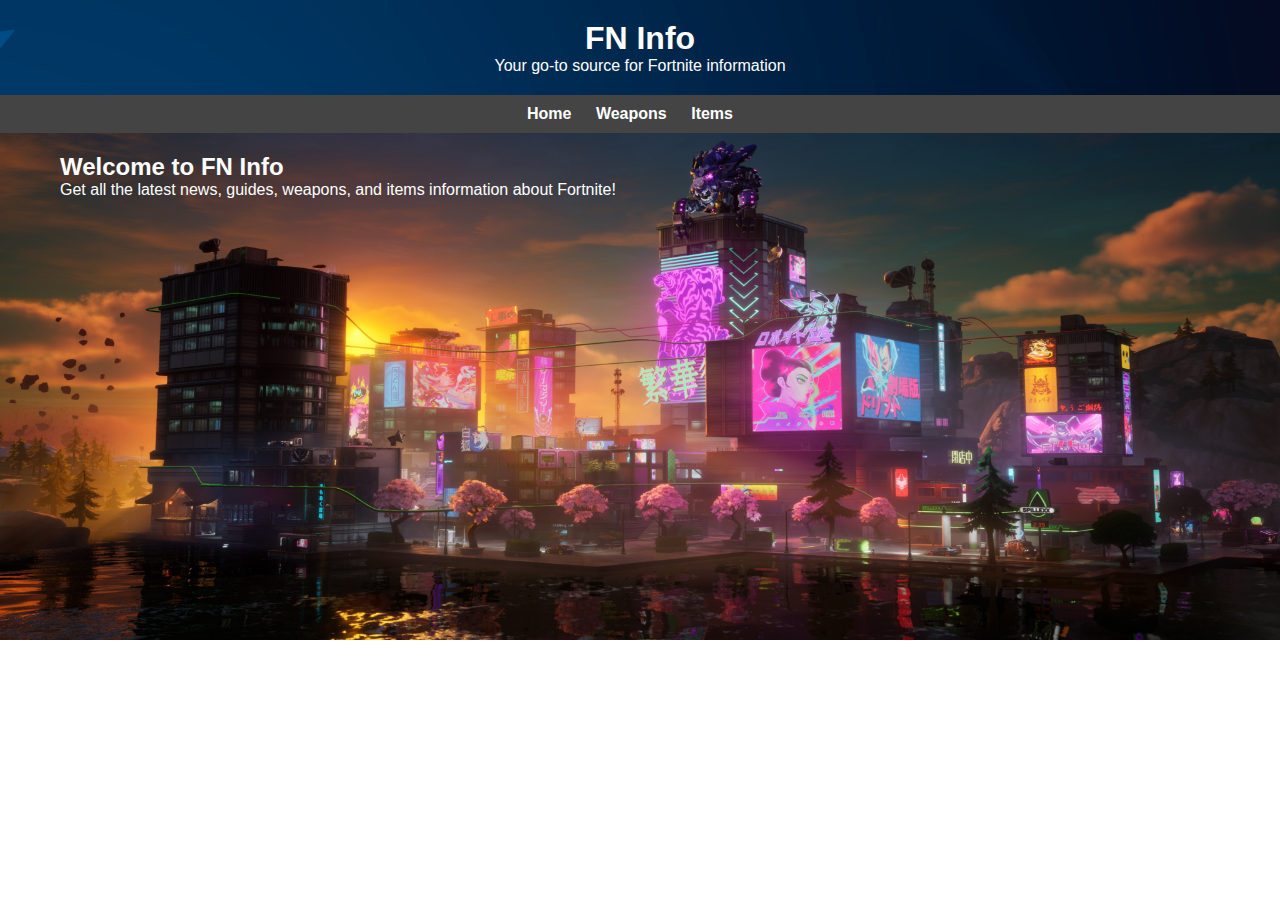
<file: index.html>
<!-- HTML -->

<!DOCTYPE html>
<html lang="en">
<head>
  <meta charset="UTF-8">
  <meta name="viewport" content="width=device-width, initial-scale=1.0">
  <title>FN Info</title>
  <link rel="stylesheet" href="styles.css">
</head>
<body>

  <!-- Header -->
  <header class="header">
    <h1>FN Info</h1>
    <p>Your go-to source for Fortnite information</p>
  </header>

  <!-- Navigation -->
  <nav class="navbar">
    <ul>
      <li><a href="#">Home</a></li>
      <li><a href="weapons.html">Weapons</a></li>
      <li><a href="#">Items</a></li>
    </ul>
  </nav>

  <!-- Main Content -->
  <div class="container">
    <h2>Welcome to FN Info</h2>
    <p>Get all the latest news, guides, weapons, and items information about Fortnite!</p>
    <!-- Add more content here -->
  </div>
</body>
</html>
</file>
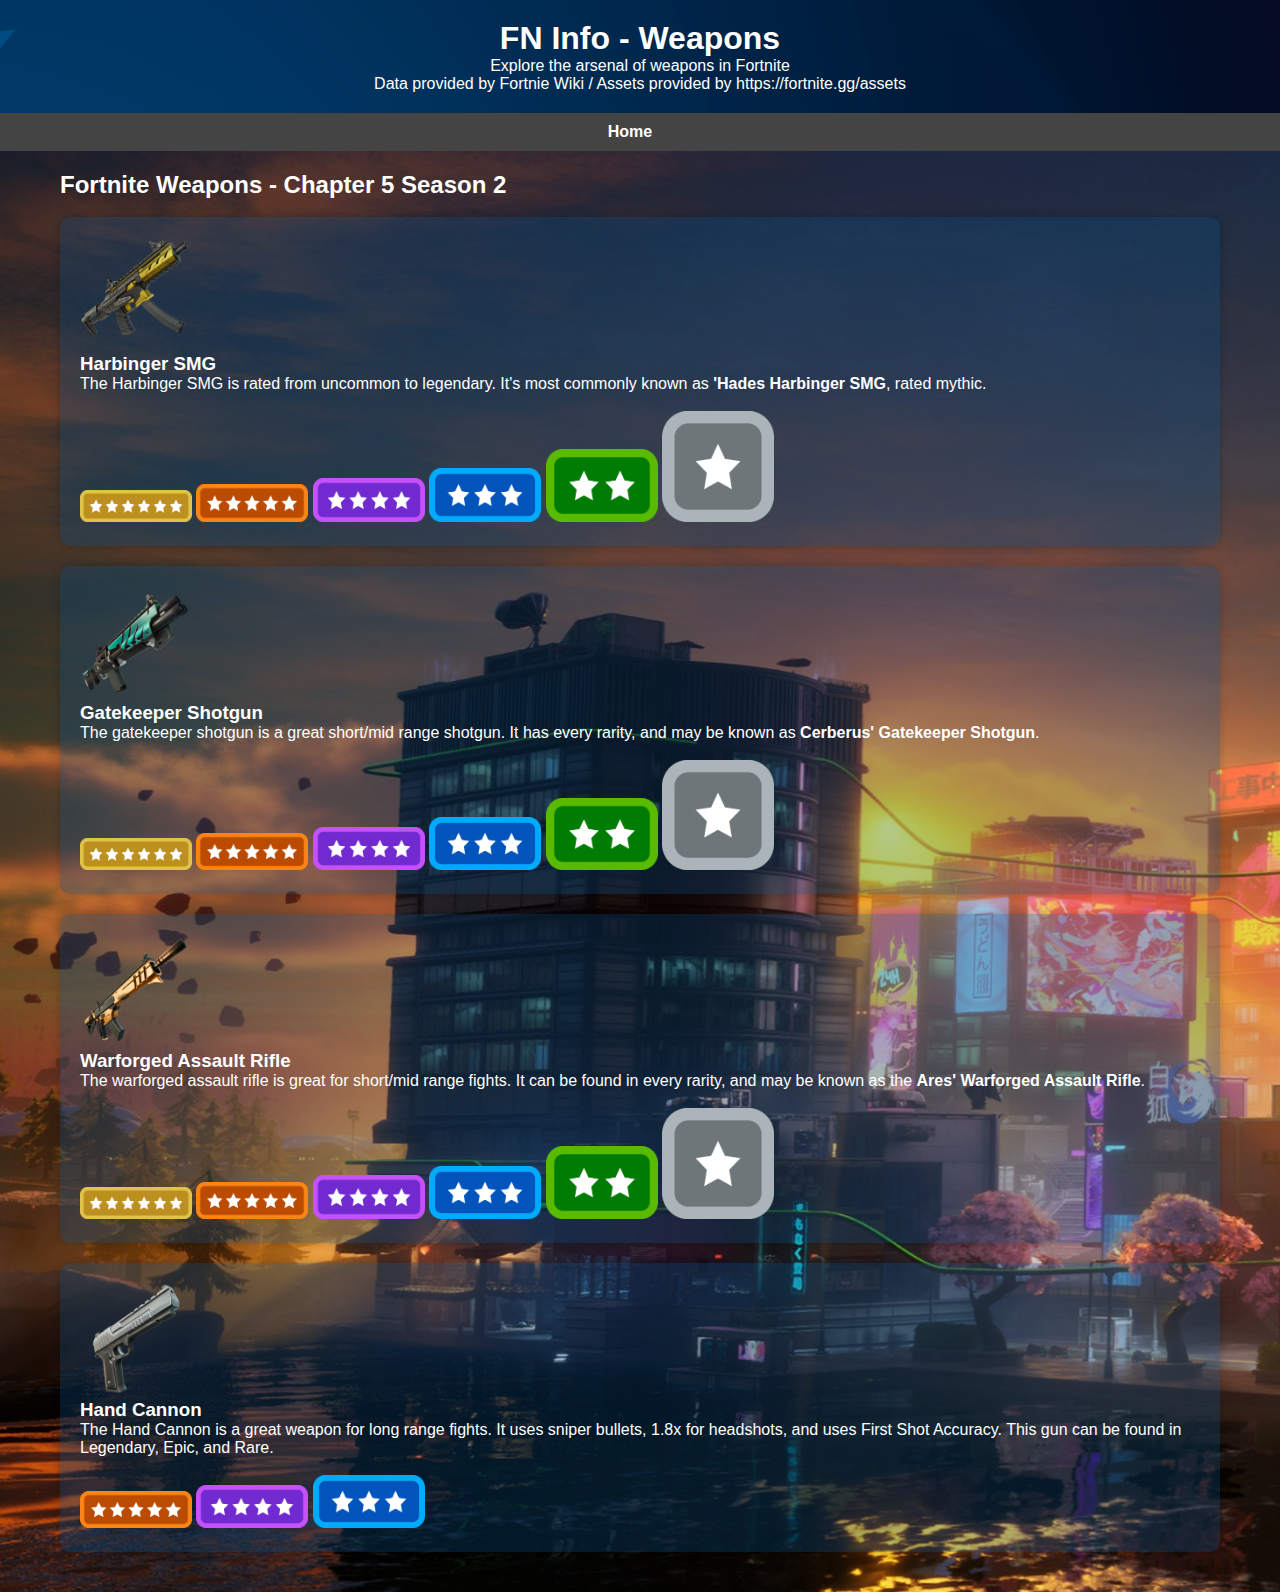
<file: weapons.html>
<!-- weapons.html -->

<!DOCTYPE html>
<html lang="en">
<head>
  <meta charset="UTF-8">
  <meta name="viewport" content="width=device-width, initial-scale=1.0">
  <title>FN Info - Weapons</title>
  <link rel="stylesheet" href="styles.css">
</head>
<body>

  <!-- Header -->
  <header class="header">
    <h1>FN Info - Weapons</h1>
    <p>Explore the arsenal of weapons in Fortnite</p>
    <p>Data provided by Fortnie Wiki / Assets provided by https://fortnite.gg/assets</p>
  </header>

  <!-- Navigation -->
  <nav class="navbar">
    <ul>
      <li><a href="index.html">Home</a></li>
    </ul>
  </nav>

  <!-- Main Content -->
  <div class="container">
    <h2>Fortnite Weapons - Chapter 5 Season 2</h2>
    <br>
    <div class="weapons-grid">
      <div class="weapon-card">
        <img src="harbingersmg.png" alt="Harbinger SMG photo">
        <br>
        <h3>Harbinger SMG</h3>
        <p>The Harbinger SMG is rated from uncommon to legendary. It's most commonly known as <strong>'Hades Harbinger SMG</strong>, rated mythic.</p>
        <br>
        <img src="mythicrating.PNG" alt="Mythic Rating">
        <img src="legendaryrating.PNG" alt="rating2">
        <img src="Epic Rarity Rating Graphic.PNG" alt="rating2">
        <img src="Rare Rarity Rating Graphic.PNG" alt="rating2">
        <img src="Uncommon Rarity Rating Graphic.PNG" alt="rating2">
        <img src="Common Rarity Rating Graphic.PNG" alt="rating2">
        
      </div>
      <div class="weapon-card">
        <img src="Gatekeeper Shotgun.PNG" alt="shotty">
        <br>
        <h3>Gatekeeper Shotgun</h3>
        <p>The gatekeeper shotgun is a great short/mid range shotgun. It has every rarity, and may be known as <strong>Cerberus' Gatekeeper Shotgun</strong>.</p>
        <br>
        <img src="mythicrating.PNG" alt="rare">
        <img src="legendaryrating.PNG" alt="rating2">
        <img src="Epic Rarity Rating Graphic.PNG" alt="rating2">
        <img src="Rare Rarity Rating Graphic.PNG" alt="rating2">
        <img src="Uncommon Rarity Rating Graphic.PNG" alt="rating2">
        <img src="Common Rarity Rating Graphic.PNG" alt="rating2">
        
      </div>
      <div class="weapon-card">
        <img src="Warforged Assault Rifle.PNG" alt="ahhhh">
        <br>
        <h3>Warforged Assault Rifle</h3>
        <p>The warforged assault rifle is great for short/mid range fights. It can be found in every rarity, and may be known as the <strong>Ares' Warforged Assault Rifle</strong>.</p>
        <br>
        <img src="mythicrating.PNG" alt="rare">
        <img src="legendaryrating.PNG" alt="rating2">
        <img src="Epic Rarity Rating Graphic.PNG" alt="rating2">
        <img src="Rare Rarity Rating Graphic.PNG" alt="rating2">
        <img src="Uncommon Rarity Rating Graphic.PNG" alt="rating2">
        <img src="Common Rarity Rating Graphic.PNG" alt="rating2">
        
      </div>
      <div class="weapon-card">
        <img src="Hand Cannon.PNG" alt="ahhhh">
        <br>
        <h3>Hand Cannon</h3>
        <p>The Hand Cannon is a great weapon for long range fights. It uses sniper bullets, 1.8x for headshots, and uses First Shot Accuracy. This gun can be found in Legendary, Epic, and Rare.</p>
        <br>
        <img src="legendaryrating.PNG" alt="rating2">
        <img src="Epic Rarity Rating Graphic.PNG" alt="rating2">
        <img src="Rare Rarity Rating Graphic.PNG" alt="rating2">
      </div>
    </div>
  </div>

</body>
</html>
</file>
<file: styles.css>
/* CSS */

/* Reset default browser styles */
* {
    margin: 0;
    padding: 0;
    box-sizing: border-box;
  }
  
  /* Set up fonts */
  body {
    font-family: 'Arial', sans-serif;
    color: #fff;
  }
  
  /* Header styles */
  .header {
    background-color: #333;
    color: #fff;
    padding: 20px;
    text-align: center;
  }
  
  /* Navigation styles */
  .navbar {
    background-color: #444;
    padding: 10px 0;
  }
  
  .navbar ul {
    list-style-type: none;
    text-align: center;
  }
  
  .navbar ul li {
    display: inline-block;
    margin-right: 20px;
  }
  
  .navbar ul li a {
    color: #fff;
    text-decoration: none;
    font-weight: bold;
    font-size: 16px;
  }
  
  .navbar ul li a:hover {
    color: rgba(6, 76, 133, 0.3); /* Change color on hover */
  }
  
  /* Main content styles */
  .container {
    max-width: 1200px;
    margin: 0 auto;
    padding: 20px;
  }
  
  /* Footer styles */
  .footer {
    background-color: #333;
    color: #fff;
    padding: 20px;
    text-align: center;
  }
  
  /* styles.css */

/* Adjust size of weapon card images */
.weapon-card img {
    max-width: 10%; /* Ensure the image does not exceed its container's width */
    height: auto; /* Maintain the aspect ratio */
  }
  
  /* styles.css */

/* Set background image for all pages */
/* styles.css */

/* Set background image for all elements */
body {
    background-image: url('background.png');
    background-size: cover; /* Cover the entire viewport */
    background-repeat: no-repeat; /* Do not repeat the background image */
    margin: 0; /* Reset margin */
    padding: 0; /* Reset padding */
  }

header {
    background-image: url('Discovery Background.png');
}

/* styles.css */

/* Style for weapon cards */
.weapon-card {
    background-color: rgba(6, 76, 133, 0.3); /* Semi-transparent white background */
    border-radius: 10px; /* Rounded corners */
    padding: 20px; /* Add some padding */
    box-shadow: 0 0 10px rgba(0, 0, 0, 0.2); /* Blurred box shadow */
    margin-bottom: 20px; /* Add some space between cards */
  }
</file>
